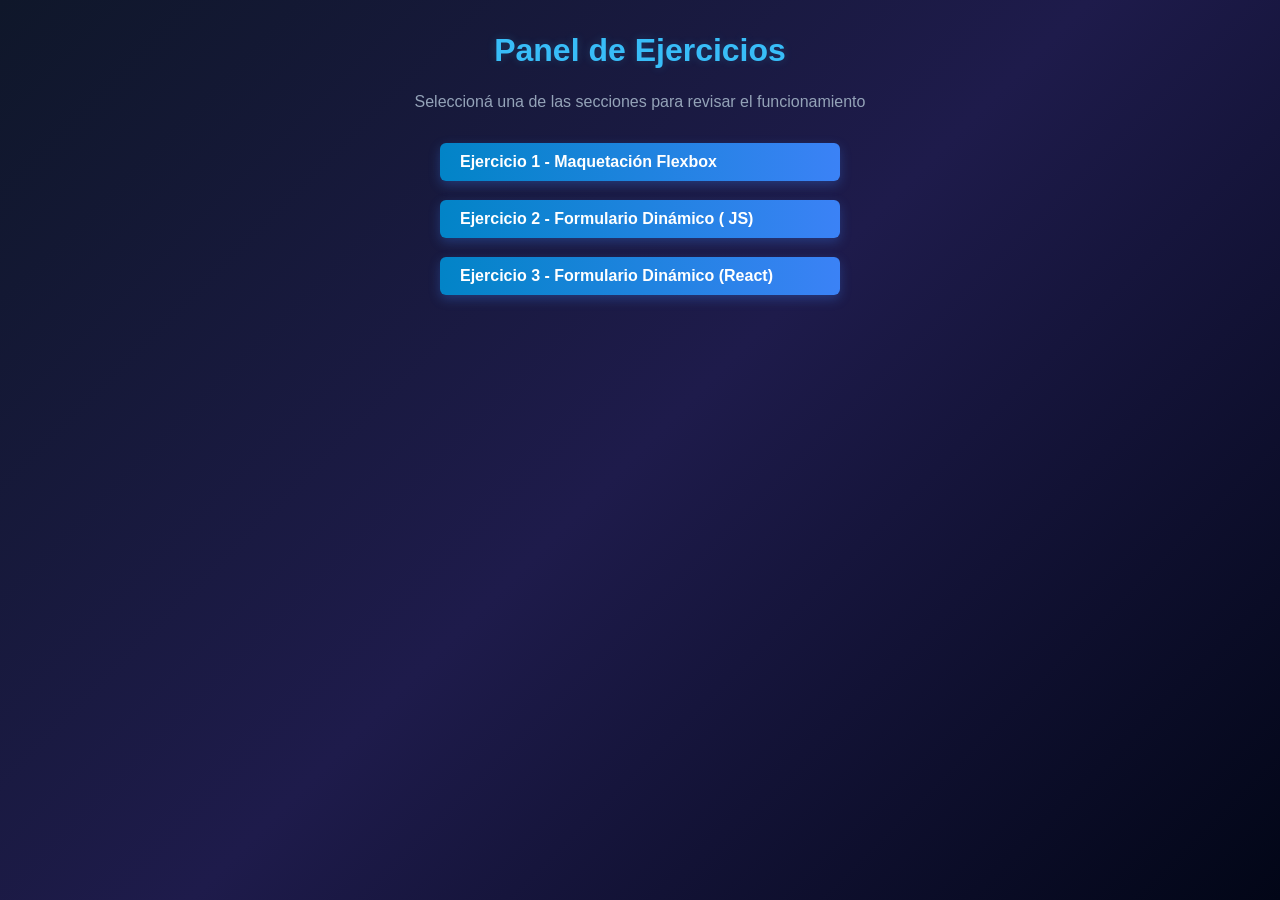
<file: index.html>
<!DOCTYPE html>
<html lang="es">
<head>
    <meta charset="UTF-8">
    <meta name="viewport" content="width=device-width, initial-scale=1.0">
    <title>Proyecto Integrador - Inicio</title>
    <link rel="stylesheet" href="styles.css">
</head>
<body>
    <h1>Panel de Ejercicios</h1>
    <p style="color: #94a3b8;">Seleccioná una de las secciones para revisar el funcionamiento</p>
    
    <nav class="menu-nav">
        <a href="flexbox.html" class="btn-nav">Ejercicio 1 - Maquetación Flexbox</a>
        <a href="personas.html" class="btn-nav">Ejercicio 2 - Formulario Dinámico ( JS)</a>
        <a href="react.html" class="btn-nav">Ejercicio 3 - Formulario Dinámico (React)</a>
    </nav>
</body>
</html>
</file>
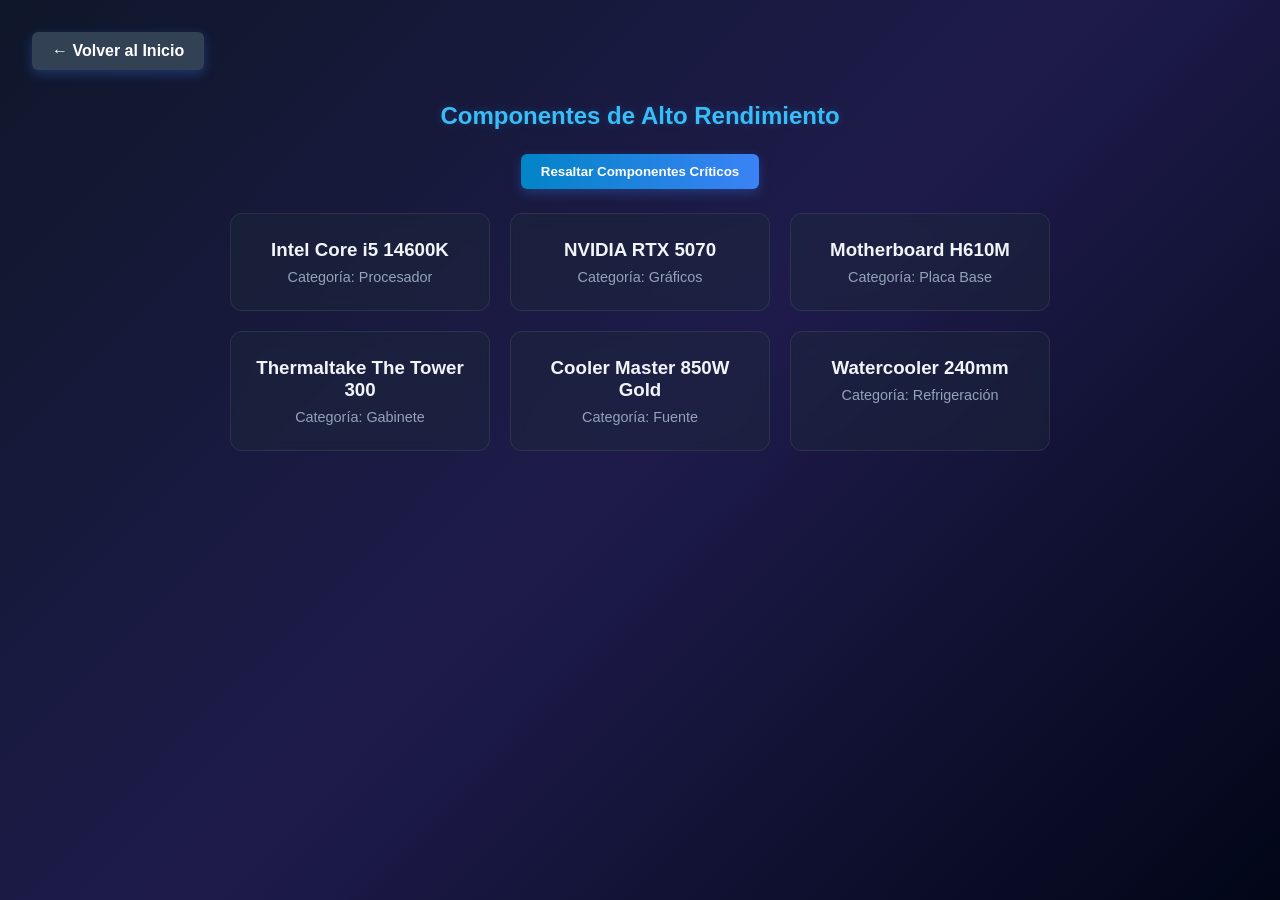
<file: flexbox.html>
<!DOCTYPE html>
<html lang="es">
<head>
    <meta charset="UTF-8">
    <meta name="viewport" content="width=device-width, initial-scale=1.0">
    <title>Maquetación Flexbox</title>
    <link rel="stylesheet" href="styles.css">
</head>
<body>
    <a href="index.html" class="btn-nav btn-back">← Volver al Inicio</a>
    
    <h2>Componentes de Alto Rendimiento</h2>
    <button class="btn" id="btnFiltrar">Resaltar Componentes Críticos</button>
    
    <div class="container-flex" id="hardware-container"></div>

    <script src="flexbox.js"></script>
</body>
</html>
</file>
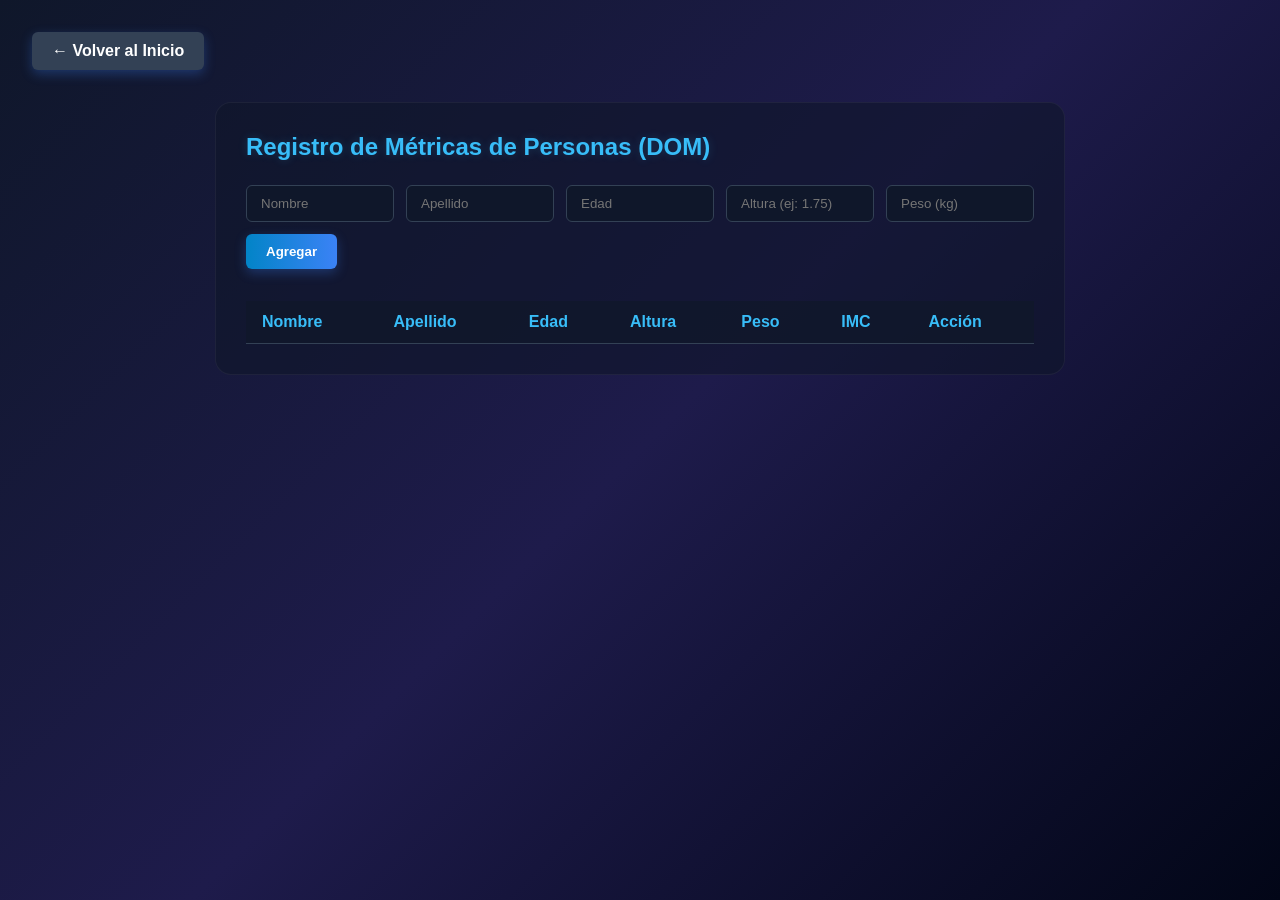
<file: personas.html>
<!DOCTYPE html>
<html lang="es">
<head>
    <meta charset="UTF-8">
    <meta name="viewport" content="width=device-width, initial-scale=1.0">
    <title>Registro de Personas - Vanilla JS</title>
    <link rel="stylesheet" href="styles.css">
</head>
<body>
    <a href="index.html" class="btn-nav btn-back">← Volver al Inicio</a>
    
    <div class="workspace">
        <h2>Registro de Métricas de Personas (DOM)</h2>
        
        <form id="formPersonas">
            <input type="text" id="nombre" placeholder="Nombre" required>
            <input type="text" id="apellido" placeholder="Apellido" required>
            <input type="number" id="edad" placeholder="Edad" required>
            <input type="number" id="altura" placeholder="Altura (ej: 1.75)" step="0.01" required>
            <input type="number" id="peso" placeholder="Peso (kg)" required>
            <button type="submit">Agregar</button>
        </form>

        <table>
            <thead>
                <tr>
                    <th>Nombre</th>
                    <th>Apellido</th>
                    <th>Edad</th>
                    <th>Altura</th>
                    <th>Peso</th>
                    <th>IMC</th>
                    <th>Acción</th>
                </tr>
            </thead>
            <tbody id="tbodyPersonas"></tbody>
        </table>
    </div>

    <script src="personas.js"></script>
</body>
</html>
</file>
<file: styles.css>
/* Reseteo básico */
* {
    box-sizing: border-box;
    margin: 0;
    padding: 0;
    font-family: 'Segoe UI', -apple-system, BlinkMacSystemFont, Roboto, sans-serif;
}

/* Fondo con degradado moderno estilo tecnológico */
body {
    background: linear-gradient(135deg, #0f172a 0%, #1e1b4b 50%, #020617 100%);
    background-attachment: fixed;
    color: #f8fafc;
    min-height: 100vh;
    padding: 2rem;
    display: flex;
    flex-direction: column;
    align-items: center;
}

h1, h2 {
    margin-bottom: 1.5rem;
    color: #38bdf8;
    text-shadow: 0 0 10px rgba(56, 189, 248, 0.2);
}

/* Botones e Interacciones generales */
.btn-nav, button[type="submit"], .btn {
    background: linear-gradient(90deg, #0284c7, #3b82f6);
    color: white;
    padding: 10px 20px;
    border: none;
    border-radius: 6px;
    text-decoration: none;
    font-weight: 600;
    cursor: pointer;
    transition: all 0.2s ease;
    box-shadow: 0 4px 12px rgba(59, 130, 246, 0.3);
}

.btn-nav:hover, button[type="submit"]:hover, .btn:hover {
    transform: translateY(-2px);
    box-shadow: 0 6px 16px rgba(59, 130, 246, 0.5);
    filter: brightness(1.1);
}

.btn-back {
    background: #334155;
    margin-bottom: 2rem;
    align-self: flex-start;
}

/* Menú de navegación principal (index) */
.menu-nav {
    display: flex;
    flex-direction: column;
    gap: 1.2rem;
    width: 100%;
    max-width: 400px;
    margin-top: 2rem;
}

/* --- EJERCICIO 1: FLEXBOX --- */
.container-flex {
    display: flex;
    flex-wrap: wrap;
    gap: 20px;
    justify-content: center;
    width: 100%;
    max-width: 1000px;
    margin-top: 1.5rem;
}

/* Efecto vidrio esmerilado para las tarjetas */
.card {
    background: rgba(30, 41, 59, 0.45);
    backdrop-filter: blur(8px);
    -webkit-backdrop-filter: blur(8px);
    border: 1px solid rgba(255, 255, 255, 0.08);
    border-radius: 12px;
    padding: 25px;
    width: 260px;
    text-align: center;
    transition: transform 0.3s ease, border-color 0.3s ease;
}

.card:hover {
    transform: translateY(-5px);
    border-color: rgba(56, 189, 248, 0.4);
}

.card h3 { color: #f1f5f9; margin-bottom: 8px; }
.card p { color: #94a3b8; font-size: 0.9rem; }

/* Resaltado dinámico para JS */
.card.destacado {
    border-color: #10b981;
    background: rgba(16, 185, 129, 0.15);
    box-shadow: 0 0 15px rgba(16, 185, 129, 0.2);
}

/* --- EJERCICIOS 2 Y 3: FORMULARIOS Y TABLAS --- */
.workspace {
    width: 100%;
    max-width: 850px;
    background: rgba(15, 23, 42, 0.6);
    padding: 30px;
    border-radius: 16px;
    border: 1px solid rgba(255, 255, 255, 0.05);
}

form {
    display: flex;
    gap: 12px;
    margin-bottom: 2rem;
    flex-wrap: wrap;
}

form input {
    background: #0f172a;
    border: 1px solid #334155;
    color: white;
    padding: 10px 14px;
    border-radius: 6px;
    flex: 1;
    min-width: 140px;
    outline: none;
}

form input:focus {
    border-color: #38bdf8;
    box-shadow: 0 0 8px rgba(56, 189, 248, 0.3);
}

table {
    width: 100%;
    border-collapse: collapse;
    margin-top: 1rem;
    background: rgba(30, 41, 59, 0.2);
}

th, td {
    padding: 12px 16px;
    text-align: left;
    border-bottom: 1px solid #334155;
}

th {
    background-color: rgba(15, 23, 42, 0.8);
    color: #38bdf8;
    font-weight: 600;
}

tr:hover {
    background-color: rgba(255, 255, 255, 0.02);
}

.btn-borrar {
    background: #ef4444;
    padding: 6px 12px;
    font-size: 0.85rem;
    box-shadow: 0 4px 8px rgba(239, 68, 68, 0.2);
}
.btn-borrar:hover {
    box-shadow: 0 6px 12px rgba(239, 68, 68, 0.4);  
}
</file>
